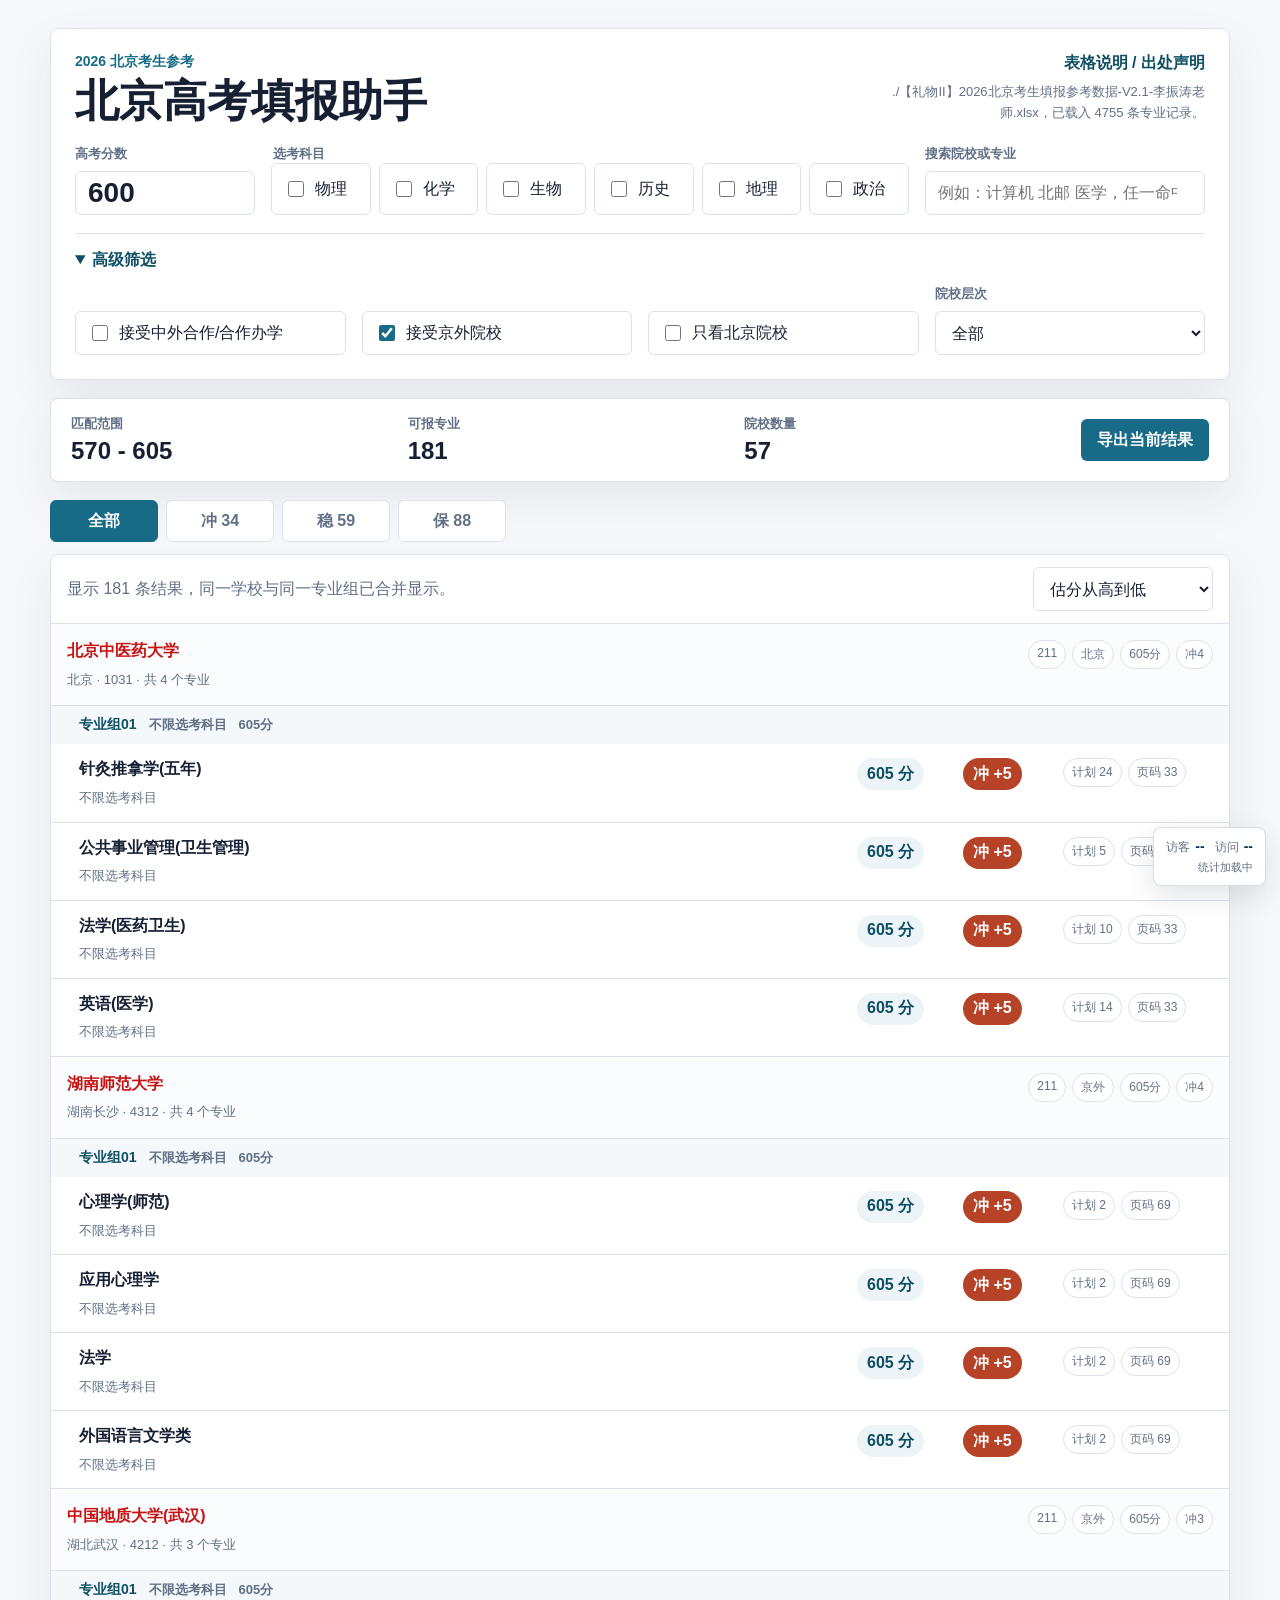
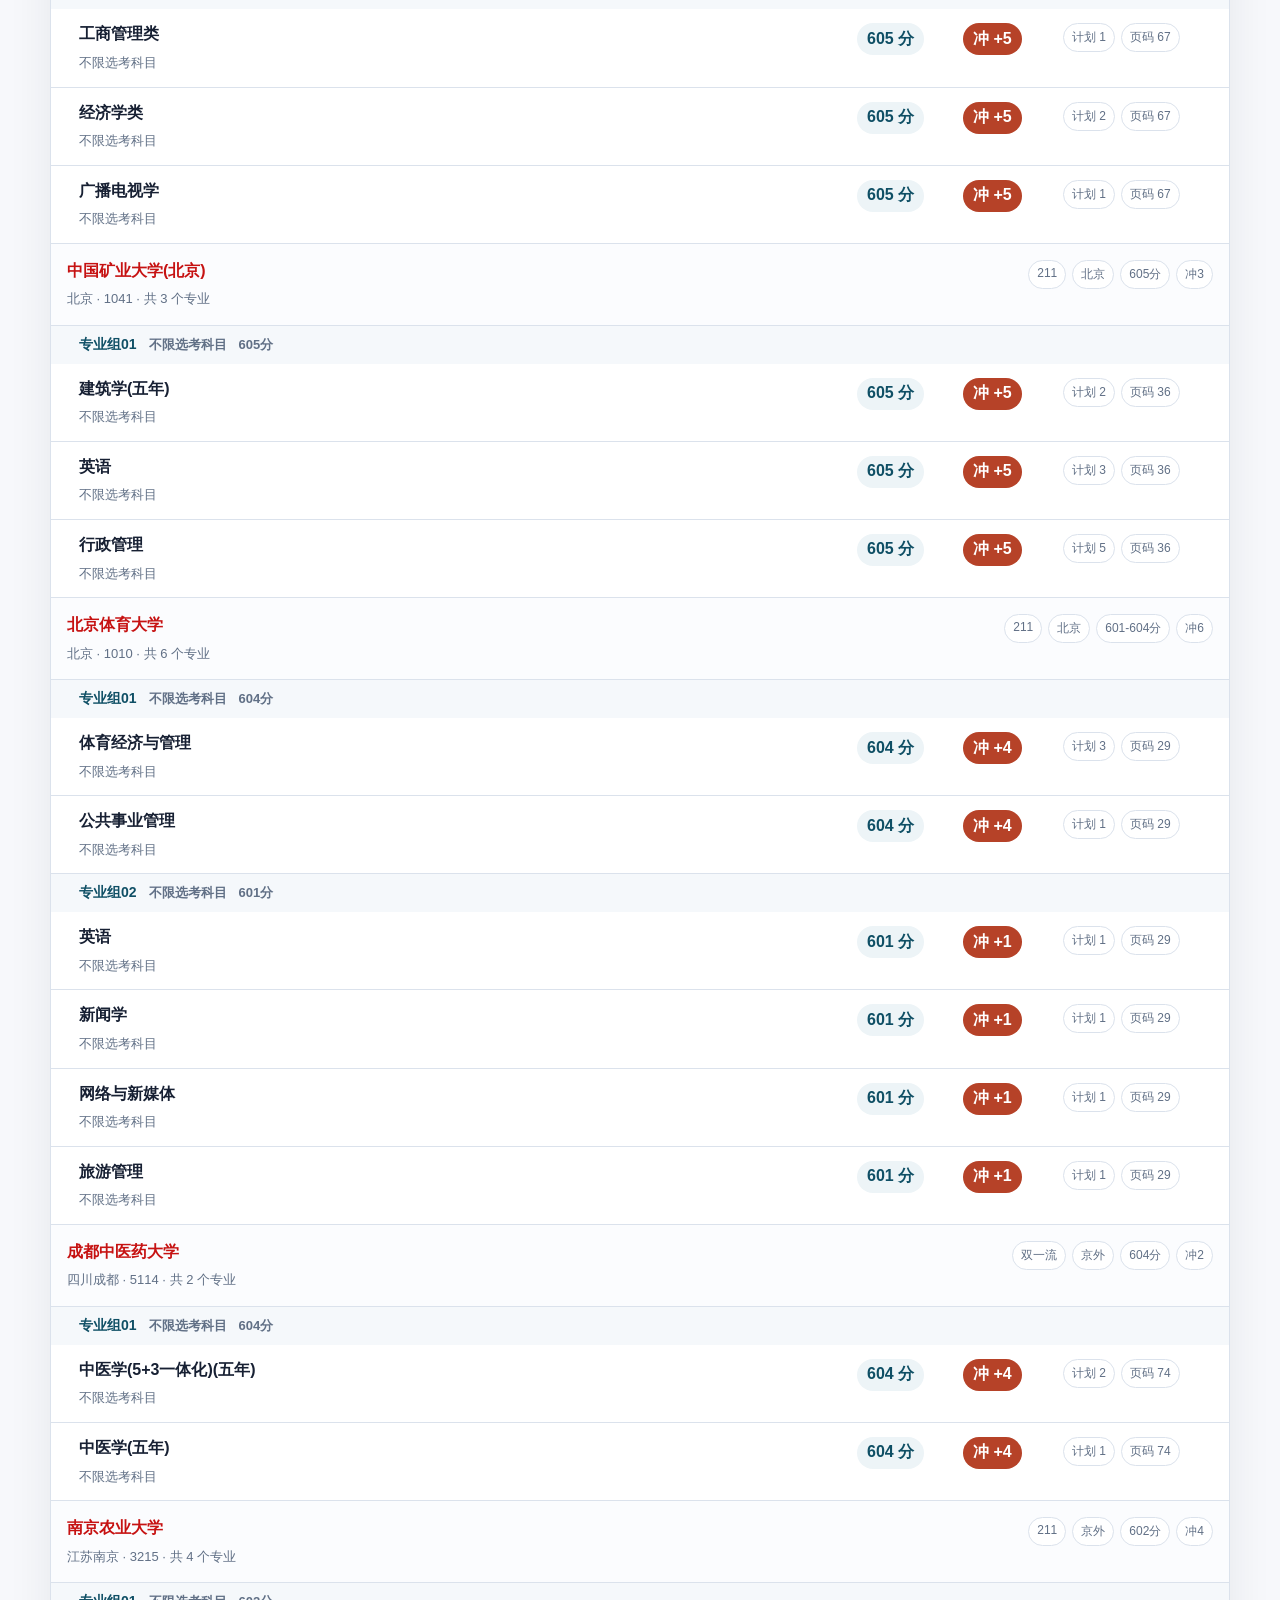
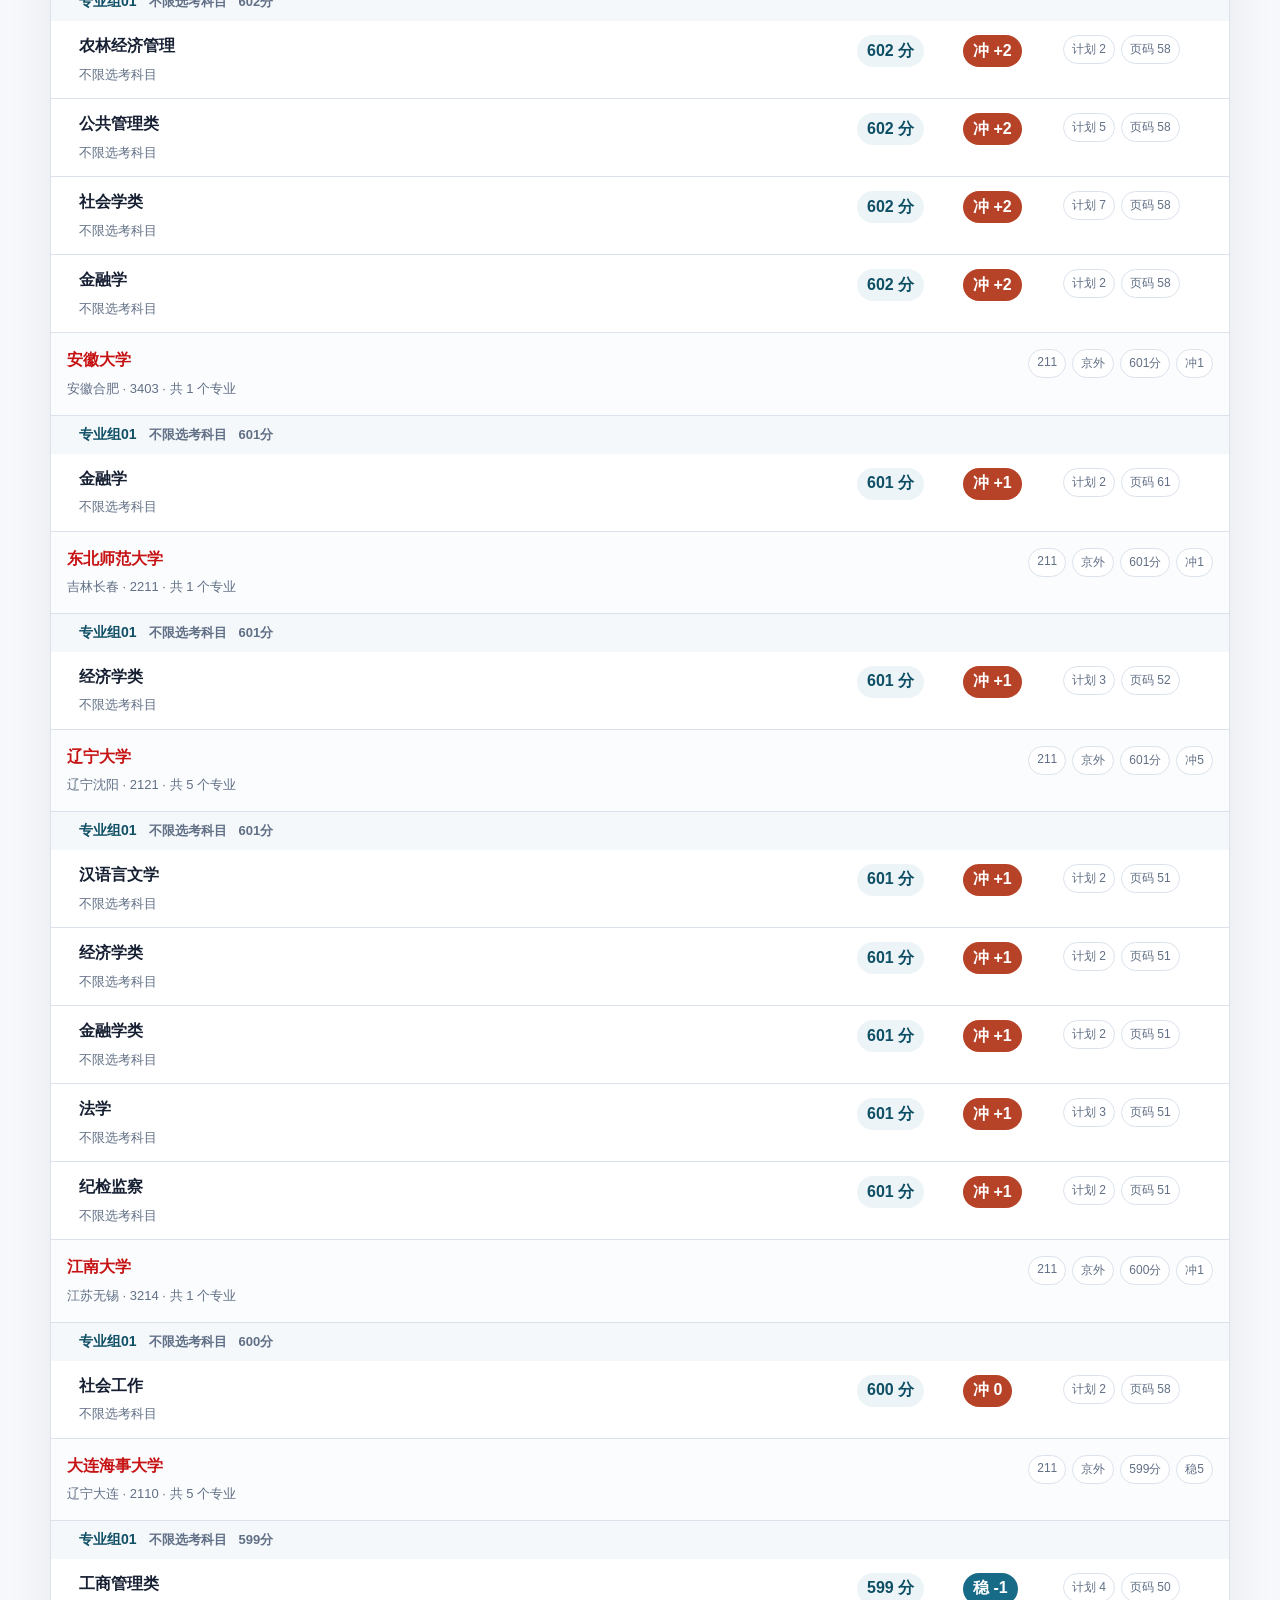
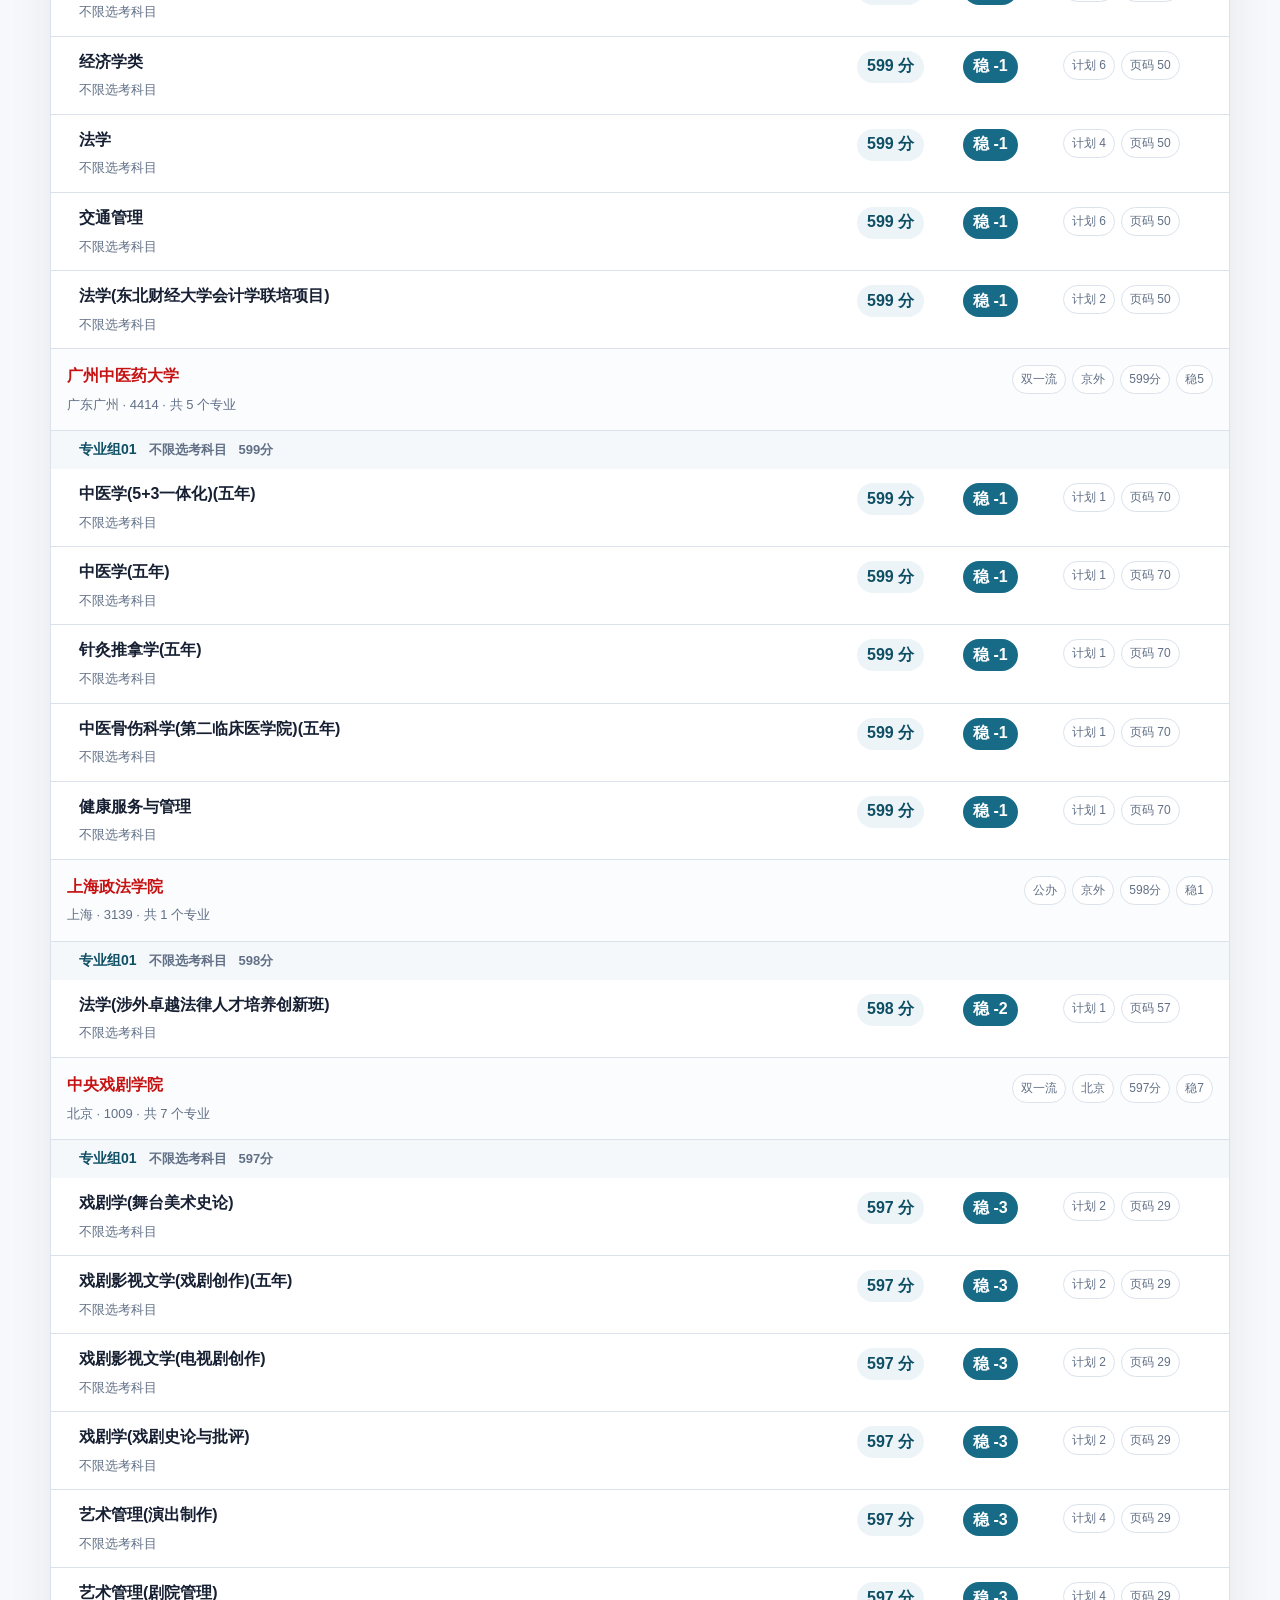
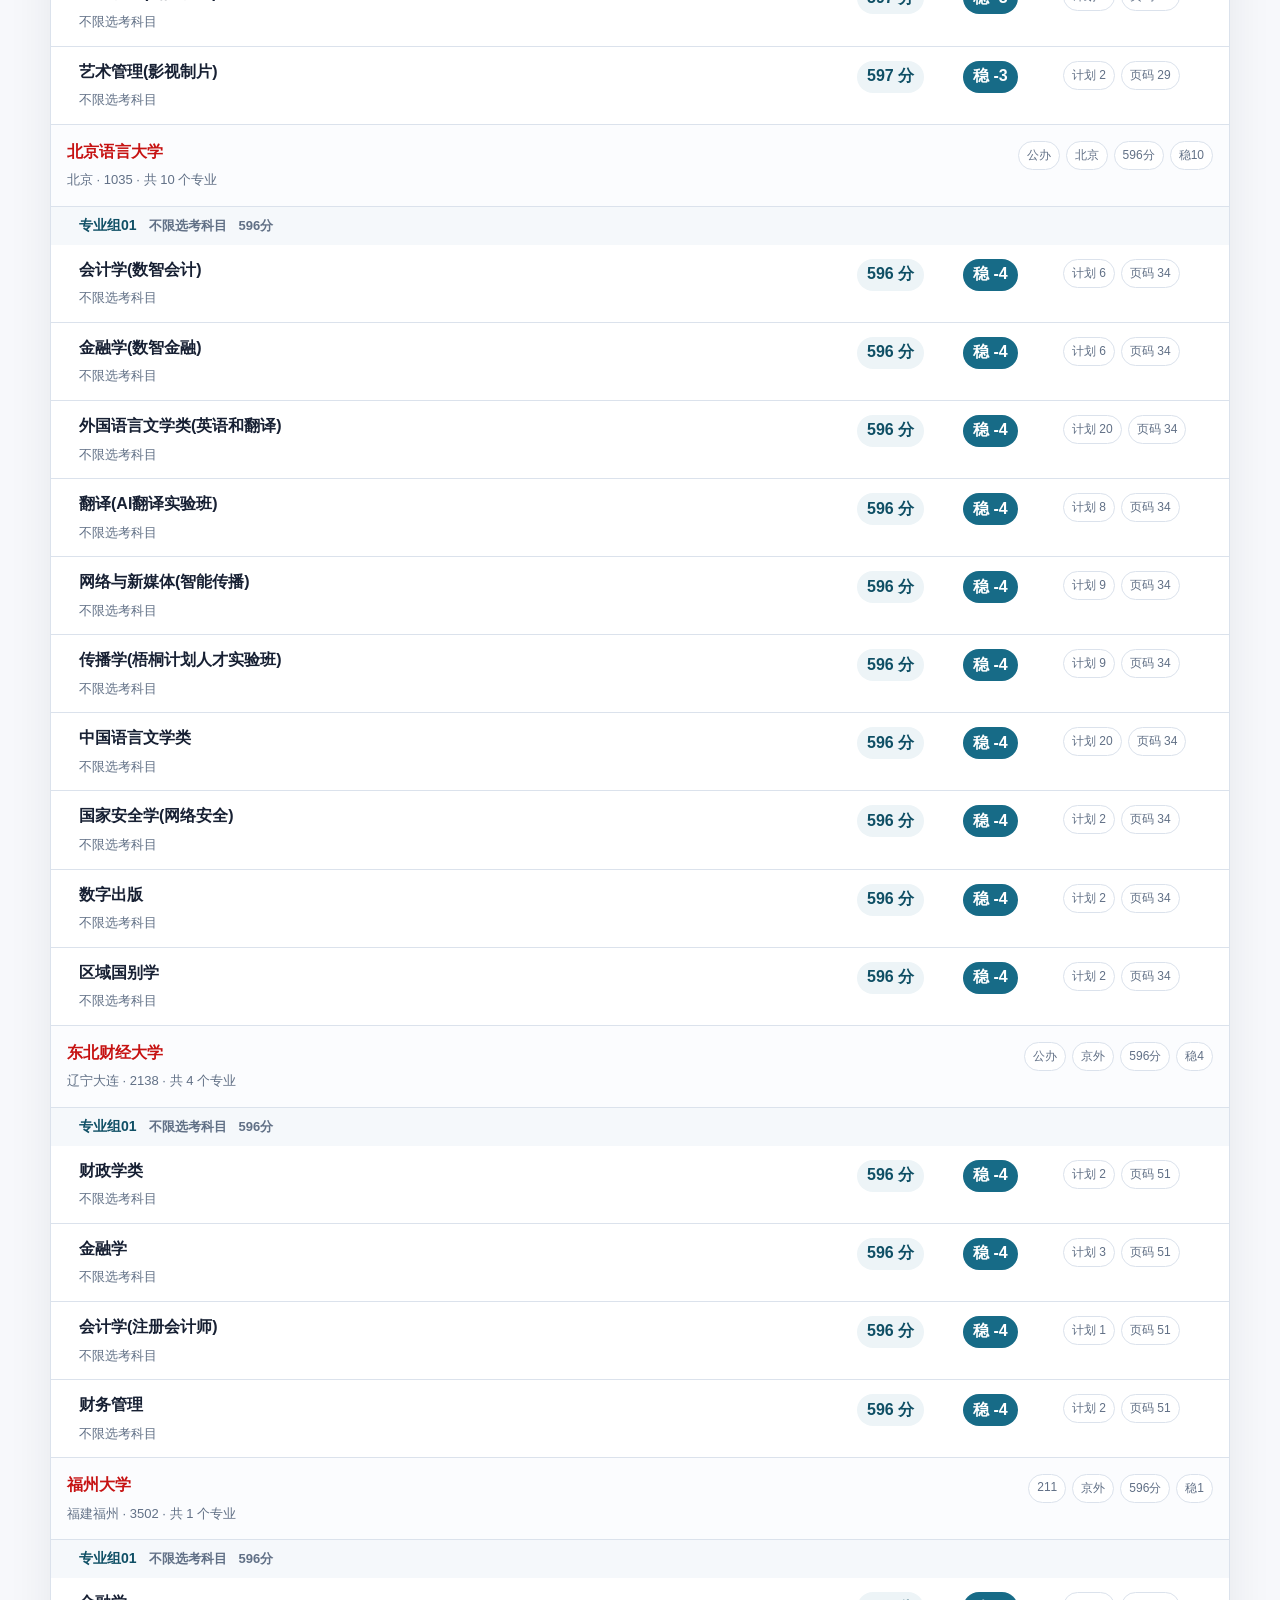
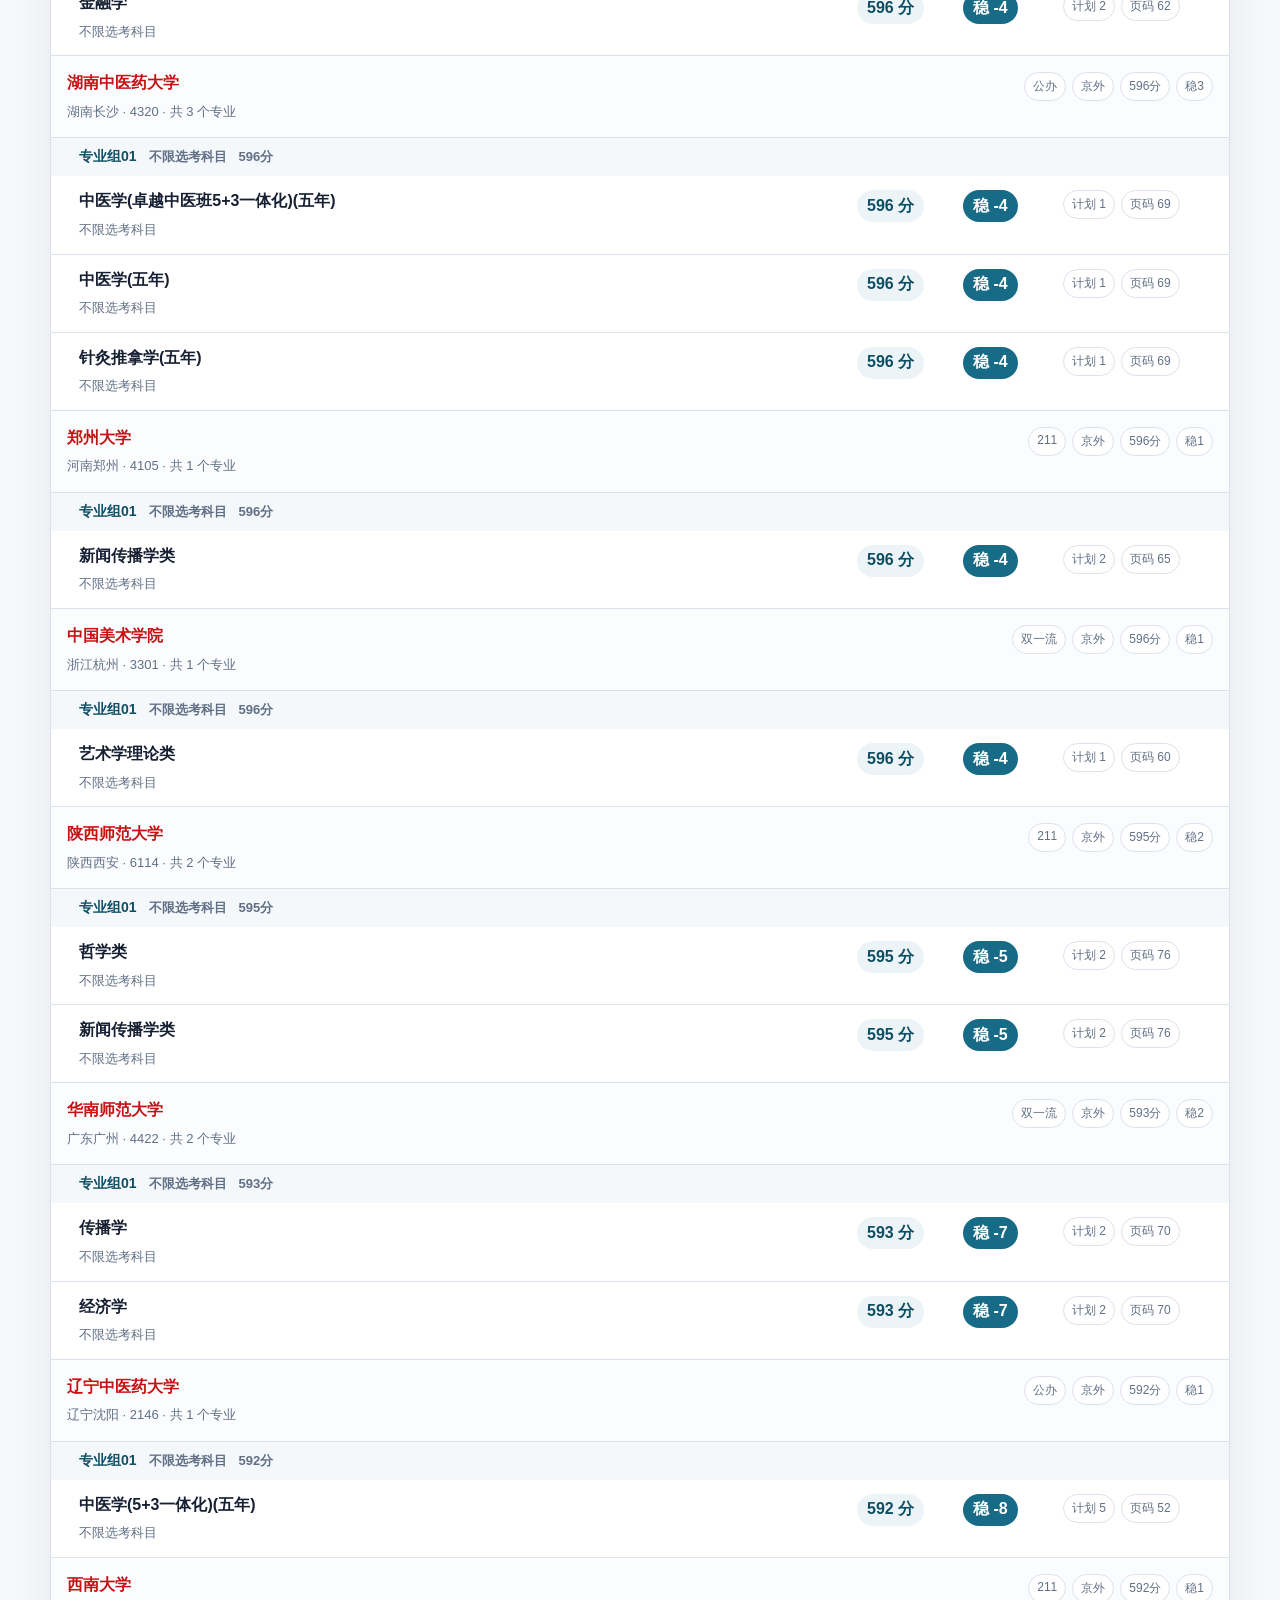
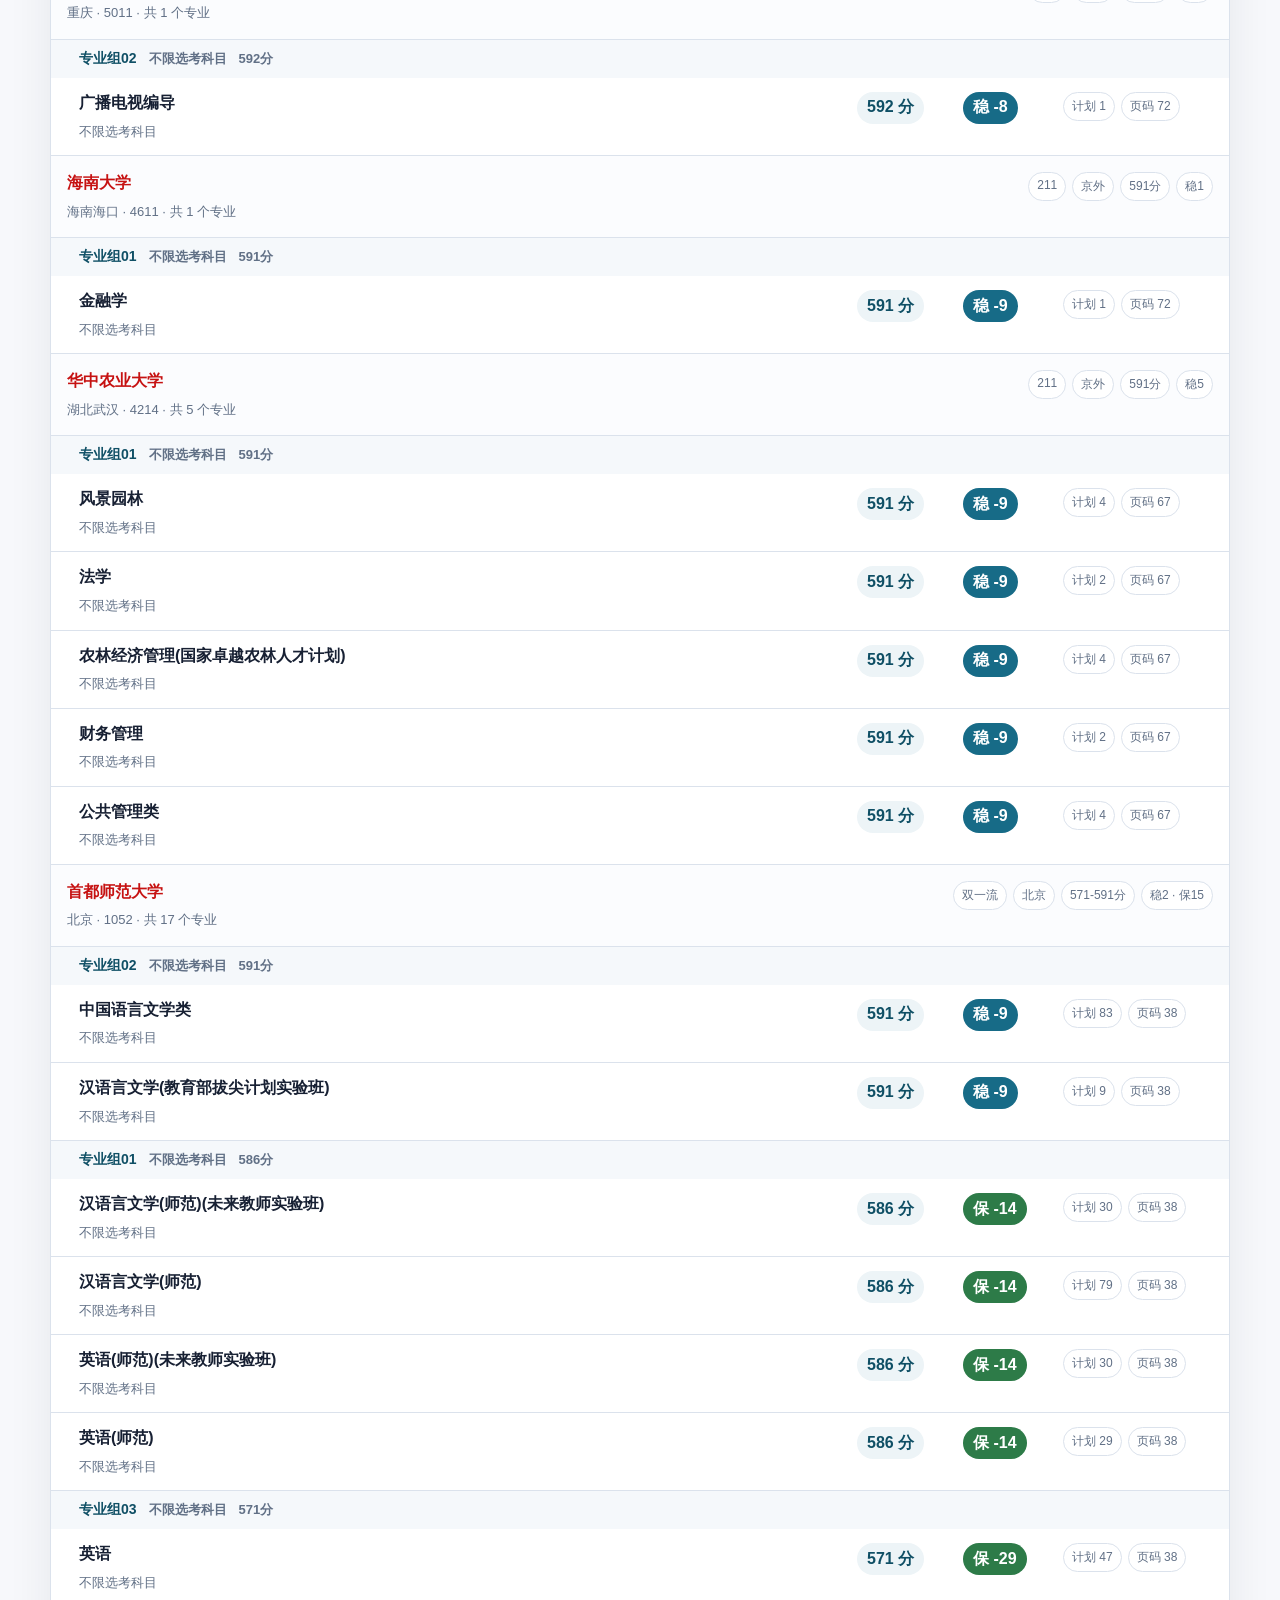
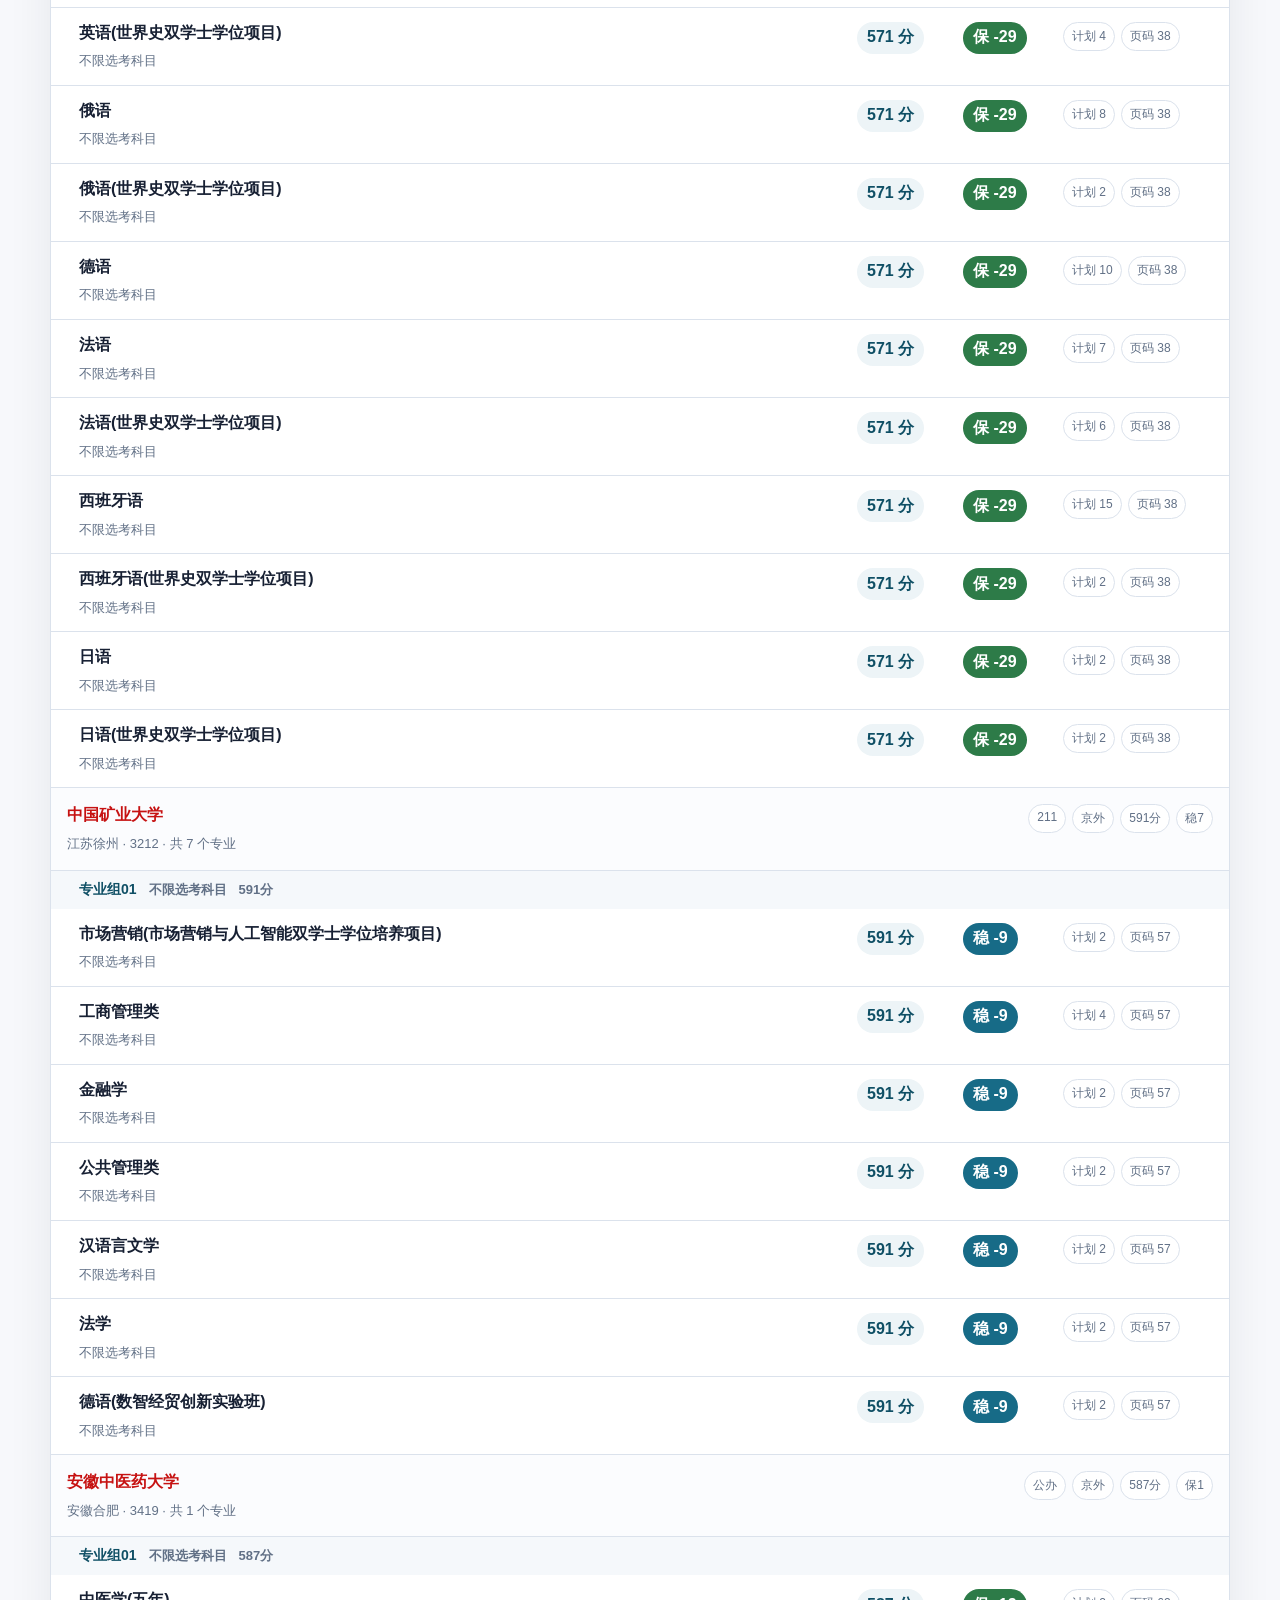
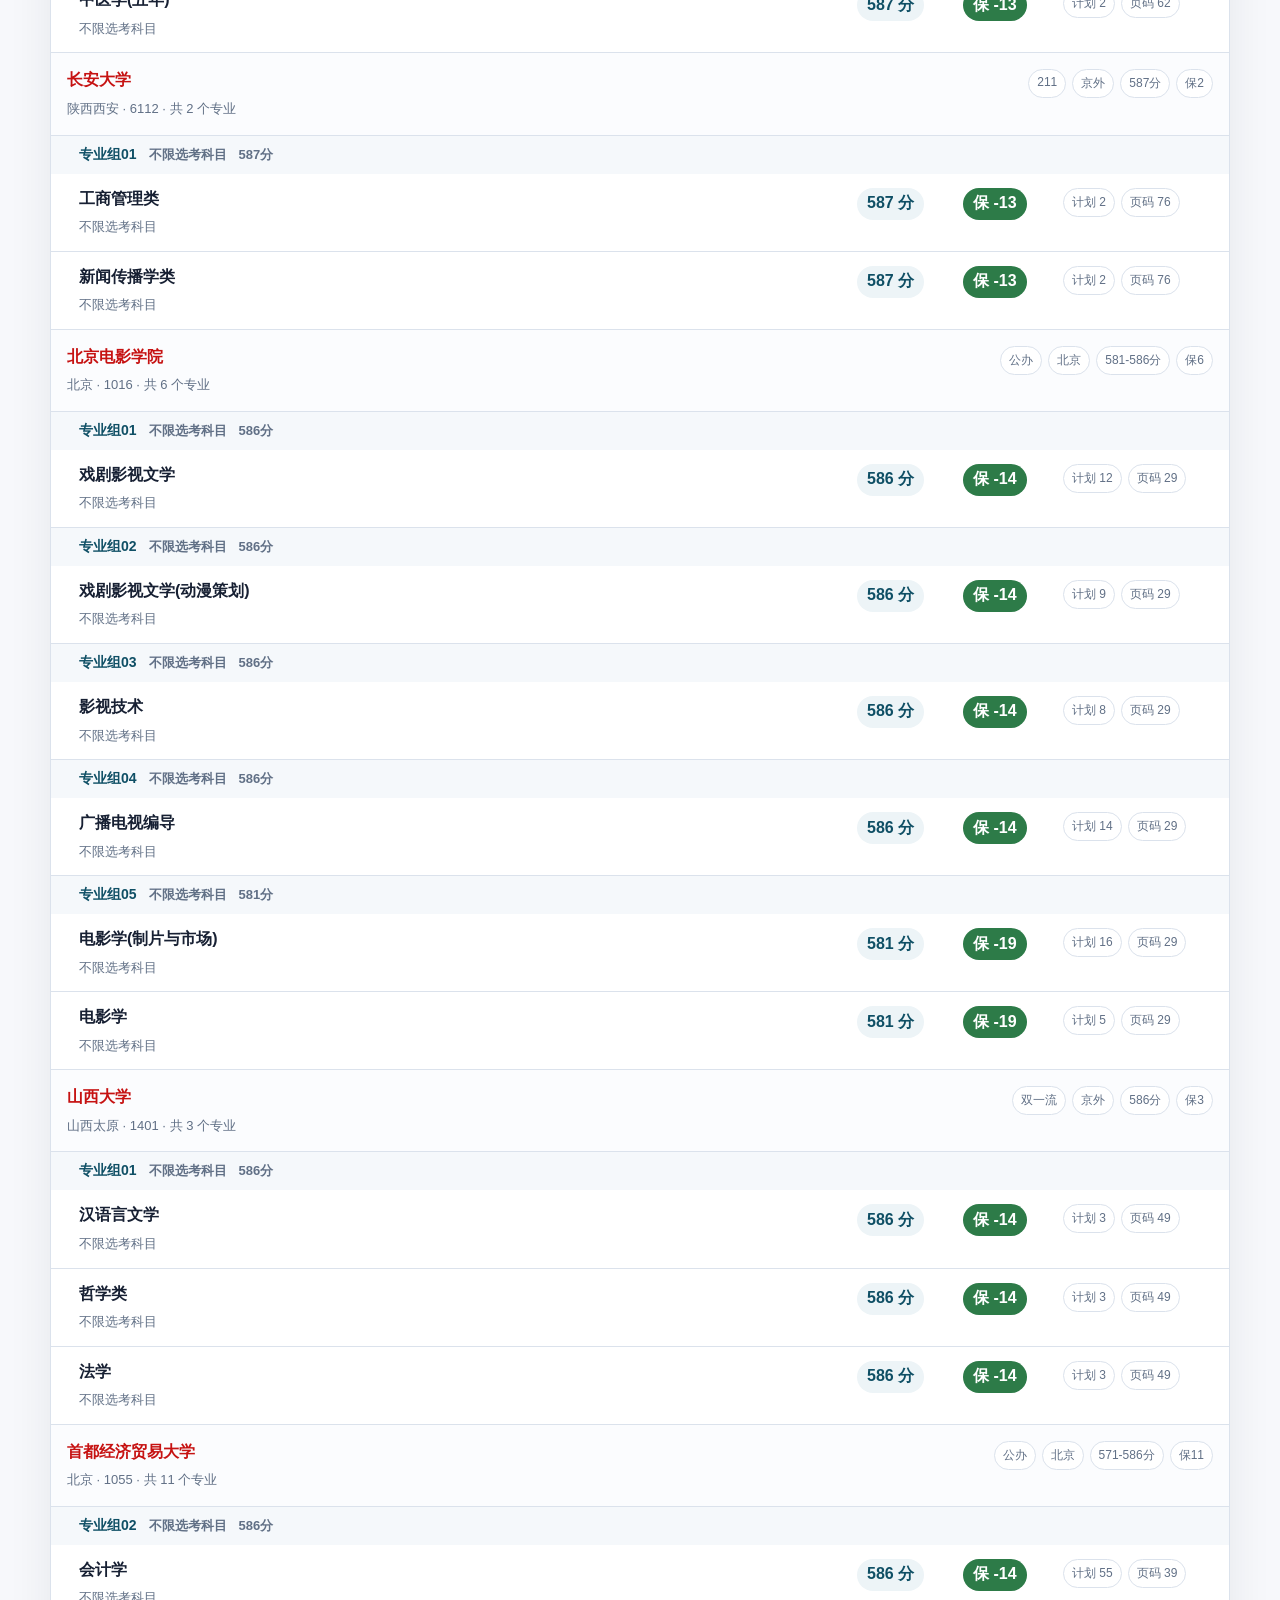
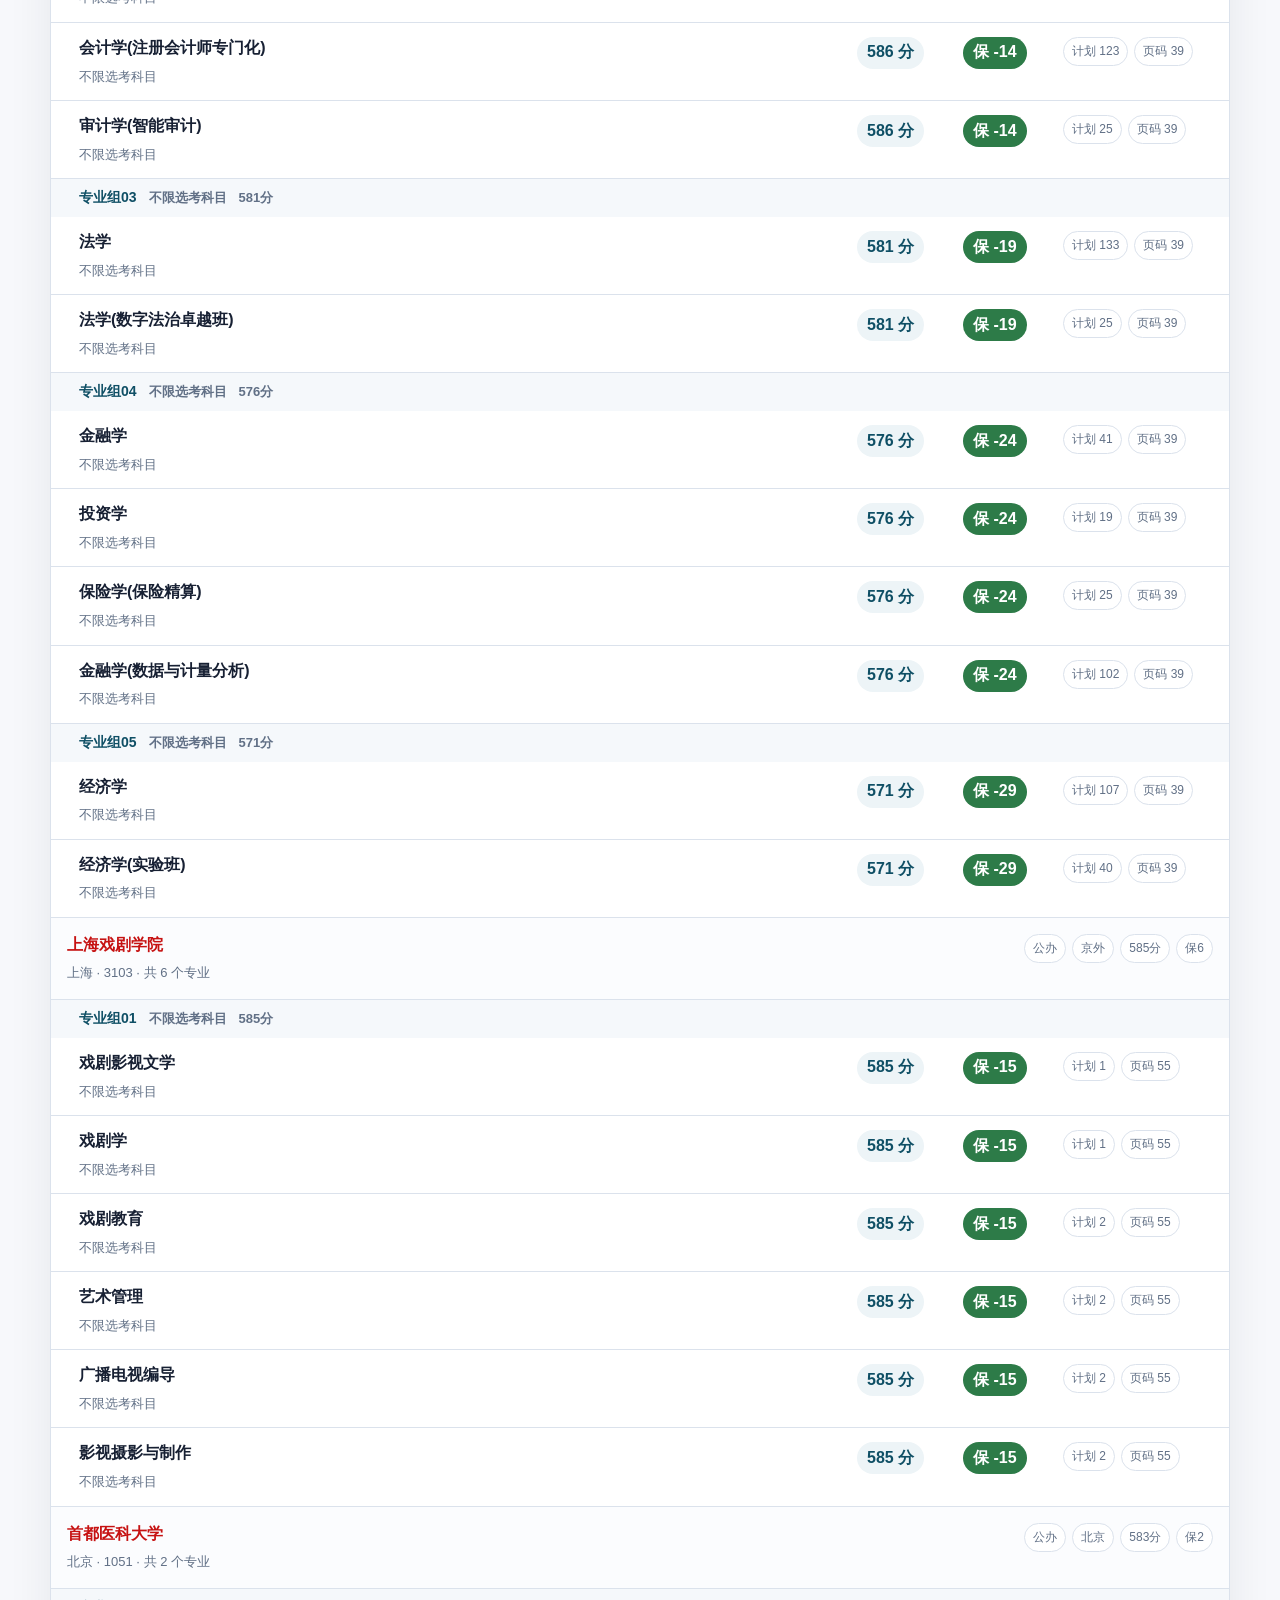
<file: index.html>
﻿<!doctype html>
<html lang="zh-CN">
<head>
  <meta charset="utf-8">
  <meta name="viewport" content="width=device-width, initial-scale=1">
  <title>2026 北京高考填报助手</title>
  <link rel="stylesheet" href="./styles.css">
  <script src="./protection.js"></script>
</head>
<body>
  <main class="app-shell">
    <section class="search-panel" aria-label="志愿匹配条件">
      <div class="brand-row">
        <div>
          <p class="eyebrow">2026 北京考生参考</p>
          <h1>北京高考填报助手</h1>
        </div>
        <div class="top-actions">
          <a class="text-link" href="./notice.html">表格说明 / 出处声明</a>
          <div class="source-note" id="sourceNote"></div>
        </div>
      </div>

      <div class="controls-grid">
        <label class="field score-field"><span>高考分数</span><input id="scoreInput" type="number" inputmode="numeric" min="300" max="750" value="600"></label>
        <fieldset class="field subject-field">
          <legend>选考科目</legend>
          <div class="subject-options" id="subjectOptions">
            <label><input type="checkbox" value="物理">物理</label><label><input type="checkbox" value="化学">化学</label><label><input type="checkbox" value="生物">生物</label>
            <label><input type="checkbox" value="历史">历史</label><label><input type="checkbox" value="地理">地理</label><label><input type="checkbox" value="政治">政治</label>
          </div>
        </fieldset>
        <label class="field keyword-field"><span>搜索院校或专业</span><input id="keywordInput" type="search" placeholder="例如：计算机 北邮 医学，任一命中即可"></label>
      </div>

      <details class="advanced" open>
        <summary>高级筛选</summary>
        <div class="advanced-grid">
          <label class="toggle"><input id="acceptCoop" type="checkbox">接受中外合作/合作办学</label>
          <label class="toggle"><input id="acceptOutsideBeijing" type="checkbox" checked>接受京外院校</label>
          <label class="toggle"><input id="onlyBeijing" type="checkbox">只看北京院校</label>
          <label class="field"><span>院校层次</span><select id="levelSelect"><option value="">全部</option><option value="985">985</option><option value="211">211</option><option value="双一流">双一流</option><option value="公办">公办</option><option value="民办">民办</option></select></label>
        </div>
      </details>
    </section>

    <section class="summary-band" aria-label="匹配概览">
      <div><span class="summary-label">匹配范围</span><strong id="rangeText">570 - 605</strong></div>
      <div><span class="summary-label">可报专业</span><strong id="totalCount">0</strong></div>
      <div><span class="summary-label">院校数量</span><strong id="schoolCount">0</strong></div>
      <button id="exportBtn" type="button">导出当前结果</button>
    </section>

    <section class="tabs" aria-label="冲稳保分类">
      <button class="tab active" data-bucket="all" type="button">全部</button>
      <button class="tab" data-bucket="冲" type="button">冲 <span id="rushCount">0</span></button>
      <button class="tab" data-bucket="稳" type="button">稳 <span id="steadyCount">0</span></button>
      <button class="tab" data-bucket="保" type="button">保 <span id="safeCount">0</span></button>
    </section>

    <section class="results" aria-live="polite">
      <div class="result-head"><p id="resultHint"></p><select id="sortSelect" aria-label="排序方式"><option value="scoreDesc">估分从高到低</option><option value="scoreAsc">估分从低到高</option><option value="school">按院校名称</option></select></div>
      <div id="resultList" class="result-list"></div>
    </section>
  </main>
  <aside class="visit-widget" aria-label="访问统计">
    <div><span>访客</span><strong id="busuanzi_value_site_uv">--</strong></div>
    <div><span>访问</span><strong id="busuanzi_value_site_pv">--</strong></div>
    <small id="statsFallback">统计加载中</small>
  </aside>
  <script src="./data.js"></script>
  <script src="./app.js"></script>
  <script async src="https://busuanzi.ibruce.info/busuanzi/2.3/busuanzi.pure.mini.js"></script>
</body>
</html>
</file>
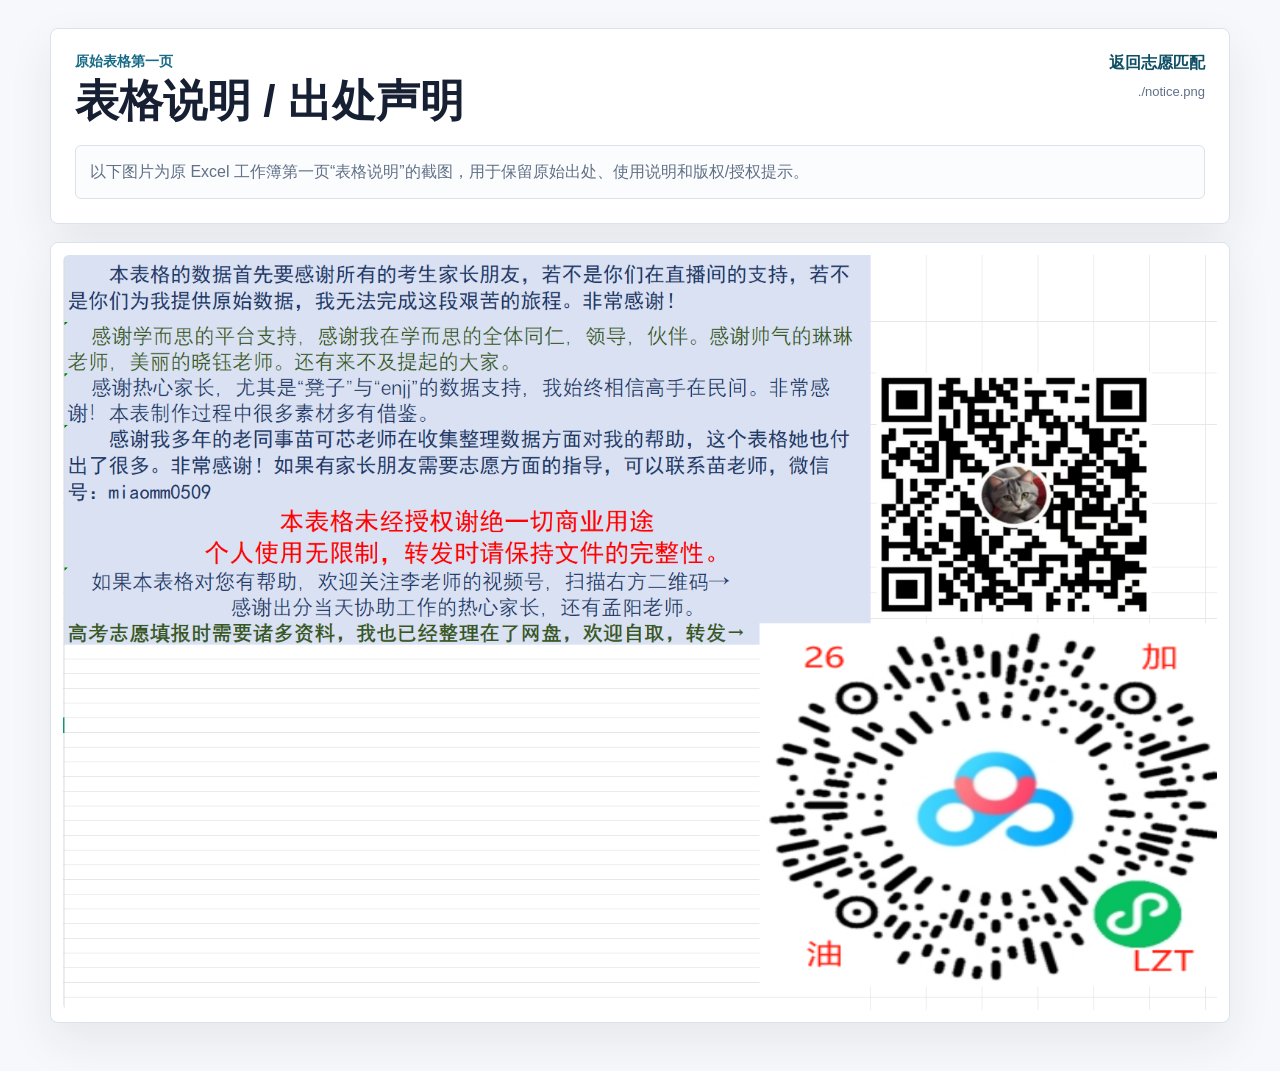
<file: notice.html>
﻿<!doctype html>
<html lang="zh-CN">
<head>
  <meta charset="utf-8">
  <meta name="viewport" content="width=device-width, initial-scale=1">
  <title>表格说明 / 出处声明</title>
  <link rel="stylesheet" href="./styles.css">
</head>
<body>
  <main class="app-shell notice-page">
    <section class="search-panel">
      <div class="brand-row">
        <div>
          <p class="eyebrow">原始表格第一页</p>
          <h1>表格说明 / 出处声明</h1>
        </div>
        <div class="top-actions">
          <a class="text-link" href="./index.html">返回志愿匹配</a>
          <div class="source-note">./notice.png</div>
        </div>
      </div>
      <div class="notice-disclaimer">以下图片为原 Excel 工作簿第一页“表格说明”的截图，用于保留原始出处、使用说明和版权/授权提示。</div>
    </section>
    <section class="results notice-card image-card">
      <img class="notice-image" src="./notice.png" alt="原始表格说明截图">
    </section>
  </main>
</body>
</html>
</file>
<file: styles.css>
﻿:root{color-scheme:light;--bg:#f7f8fb;--panel:#fff;--ink:#172033;--muted:#617086;--line:#dbe2ec;--accent:#176b87;--accent-strong:#0f4f65;--rush:#b64228;--steady:#176b87;--safe:#2d7b48;--shadow:0 18px 45px rgba(23,32,51,.08)}*{box-sizing:border-box}body{margin:0;min-width:320px;background:var(--bg);color:var(--ink);font-family:"Microsoft YaHei","PingFang SC","Segoe UI",Arial,sans-serif;letter-spacing:0}button,input,select{font:inherit}button{cursor:pointer}.app-shell{width:min(1180px,calc(100% - 32px));margin:0 auto;padding:28px 0 48px}.search-panel,.summary-band,.results{background:var(--panel);border:1px solid var(--line);box-shadow:var(--shadow)}.search-panel{padding:24px;border-radius:8px}.brand-row{display:flex;align-items:flex-start;justify-content:space-between;gap:20px;margin-bottom:20px}.eyebrow{margin:0 0 6px;color:var(--accent);font-size:14px;font-weight:700}h1{margin:0;font-size:clamp(28px,4vw,44px);line-height:1.1}.source-note{max-width:360px;color:var(--muted);font-size:13px;line-height:1.6;text-align:right}.controls-grid,.advanced-grid{display:grid;grid-template-columns:180px 1fr 280px;gap:16px;align-items:end}.field{display:grid;gap:8px}.field span,.subject-field legend,.summary-label{color:var(--muted);font-size:13px;font-weight:700}.field input,.field select,#sortSelect{width:100%;min-height:44px;border:1px solid var(--line);border-radius:6px;padding:0 12px;background:#fff;color:var(--ink)}.score-field input{font-size:28px;font-weight:800}.subject-field{min-width:0;margin:0;padding:0;border:0}.subject-options{display:grid;grid-template-columns:repeat(6,minmax(64px,1fr));gap:8px}.subject-options label,.toggle{min-height:44px;display:flex;align-items:center;gap:8px;border:1px solid var(--line);border-radius:6px;padding:0 12px;background:#fff;color:var(--ink);white-space:nowrap}input[type=checkbox]{width:16px;height:16px;accent-color:var(--accent)}.advanced{margin-top:18px;border-top:1px solid var(--line);padding-top:16px}.advanced summary{color:var(--accent-strong);font-weight:800;margin-bottom:14px}.advanced-grid{grid-template-columns:repeat(4,minmax(0,1fr));align-items:end}.summary-band{margin-top:18px;border-radius:8px;padding:16px 20px;display:grid;grid-template-columns:repeat(3,1fr) auto;gap:14px;align-items:center}.summary-band div{display:grid;gap:4px}.summary-band strong{font-size:24px}#exportBtn{min-height:42px;border:0;border-radius:6px;padding:0 16px;background:var(--accent);color:#fff;font-weight:800}.tabs{display:flex;gap:8px;margin:18px 0 0;overflow-x:auto}.tab{min-width:108px;min-height:42px;border:1px solid var(--line);border-radius:6px;background:#fff;color:var(--muted);font-weight:800}.tab.active{border-color:var(--accent);background:var(--accent);color:#fff}.results{margin-top:12px;border-radius:8px;overflow:hidden}.result-head{min-height:62px;display:flex;align-items:center;justify-content:space-between;gap:12px;padding:12px 16px;border-bottom:1px solid var(--line)}#resultHint{margin:0;color:var(--muted)}#sortSelect{max-width:180px}.result-list{display:grid}.result-row{display:grid;grid-template-columns:minmax(170px,1.2fr) minmax(260px,2fr) 92px 86px 120px;gap:14px;padding:16px;border-bottom:1px solid var(--line);align-items:start}.result-row:last-child{border-bottom:0}.school-name,.major-name{font-weight:850;line-height:1.35}.meta{margin-top:8px;color:var(--muted);font-size:13px;line-height:1.5}.score-pill,.bucket-pill{display:inline-flex;align-items:center;justify-content:center;min-height:32px;border-radius:999px;padding:0 10px;font-weight:850;white-space:nowrap}.score-pill{background:#edf4f7;color:var(--accent-strong)}.bucket-pill{color:#fff}.bucket-rush{background:var(--rush)}.bucket-steady{background:var(--steady)}.bucket-safe{background:var(--safe)}.tag-list{display:flex;flex-wrap:wrap;gap:6px}.tag{border:1px solid var(--line);border-radius:999px;padding:5px 8px;color:var(--muted);font-size:12px;background:#fff}.empty{padding:38px 18px;text-align:center;color:var(--muted)}@media (max-width:900px){.brand-row,.result-head{display:grid}.source-note{max-width:none;text-align:left}.controls-grid,.advanced-grid,.summary-band{grid-template-columns:1fr}.subject-options{grid-template-columns:repeat(3,minmax(0,1fr))}.result-row{grid-template-columns:1fr}#sortSelect{max-width:none}}@media (max-width:520px){.app-shell{width:min(100% - 20px,1180px);padding-top:16px}.search-panel{padding:18px}.subject-options{grid-template-columns:repeat(2,minmax(0,1fr))}}


.school-group {
  border-bottom: 1px solid var(--line);
  background: #fff;
}

.school-group:last-child {
  border-bottom: 0;
}

.school-group-head {
  display: grid;
  grid-template-columns: minmax(240px, 1fr) auto;
  gap: 14px;
  align-items: start;
  padding: 16px;
  background: #fbfcfe;
  border-bottom: 1px solid var(--line);
}

.major-list {
  display: grid;
}

.major-row {
  display: grid;
  grid-template-columns: minmax(260px, 2fr) 92px 86px 150px;
  gap: 14px;
  padding: 14px 16px 14px 28px;
  border-bottom: 1px solid var(--line);
  align-items: start;
}

.major-row:last-child {
  border-bottom: 0;
}

@media (max-width: 900px) {
  .school-group-head,
  .major-row {
    grid-template-columns: 1fr;
  }

  .major-row {
    padding-left: 16px;
  }
}

.top-actions {
  display: grid;
  gap: 8px;
  justify-items: end;
}

.text-link {
  color: var(--accent-strong);
  font-weight: 800;
  text-decoration: none;
}

.text-link:hover {
  text-decoration: underline;
}

.major-group {
  border-top: 1px solid var(--line);
}

.major-group:first-child {
  border-top: 0;
}

.major-group-head {
  display: flex;
  flex-wrap: wrap;
  gap: 8px 12px;
  align-items: center;
  padding: 10px 16px 10px 28px;
  background: #f5f8fb;
  color: var(--muted);
  font-size: 13px;
  font-weight: 700;
}

.major-group-head strong {
  color: var(--accent-strong);
  font-size: 14px;
}

.notice-page .search-panel {
  margin-bottom: 18px;
}

.notice-disclaimer {
  border: 1px solid var(--line);
  border-radius: 6px;
  padding: 12px 14px;
  background: #fbfcfe;
  color: var(--muted);
  line-height: 1.7;
}

.notice-card {
  padding: 22px;
}

.notice-content {
  display: grid;
  gap: 14px;
  color: var(--ink);
  line-height: 1.85;
}

.notice-content p {
  margin: 0;
  padding-bottom: 14px;
  border-bottom: 1px solid var(--line);
  white-space: normal;
}

.notice-content p:last-child {
  border-bottom: 0;
  padding-bottom: 0;
}

@media (max-width: 900px) {
  .top-actions {
    justify-items: start;
  }

  .major-group-head {
    padding-left: 16px;
  }
}

.image-card {
  padding: 12px;
  overflow: auto;
}

.notice-image {
  display: block;
  width: 100%;
  height: auto;
  border-radius: 6px;
}

.school-name {
  color: #c61212;
  font-weight: 900;
}

.visit-widget {
  position: fixed;
  right: 14px;
  bottom: 14px;
  z-index: 30;
  display: grid;
  grid-template-columns: repeat(2, auto);
  gap: 4px 10px;
  align-items: center;
  padding: 10px 12px;
  border: 1px solid rgba(11, 47, 91, 0.16);
  border-radius: 8px;
  background: rgba(255, 255, 255, 0.92);
  box-shadow: 0 10px 28px rgba(23, 32, 51, 0.12);
  color: #0b2f5b;
  backdrop-filter: blur(8px);
}

.visit-widget div {
  display: flex;
  gap: 5px;
  align-items: baseline;
  font-size: 12px;
}

.visit-widget span,
.visit-widget small {
  color: var(--muted);
}

.visit-widget strong {
  font-size: 14px;
}

.visit-widget small {
  grid-column: 1 / -1;
  font-size: 11px;
  text-align: right;
}

.guard-panel {
  position: fixed;
  inset: auto 18px 18px auto;
  z-index: 50;
  width: min(360px, calc(100% - 36px));
  display: grid;
  gap: 6px;
  padding: 14px 16px;
  border: 1px solid rgba(182, 66, 40, 0.22);
  border-radius: 8px;
  background: #fff;
  box-shadow: 0 18px 45px rgba(23, 32, 51, 0.16);
  color: var(--ink);
}

.guard-panel strong {
  color: var(--rush);
}

.guard-panel span {
  color: var(--muted);
  line-height: 1.6;
}

body.guard-blocked .app-shell {
  pointer-events: none;
  opacity: 0.64;
}

@media (max-width: 640px) {
  .visit-widget {
    right: 10px;
    bottom: 10px;
    padding: 8px 10px;
  }
}
</file>
